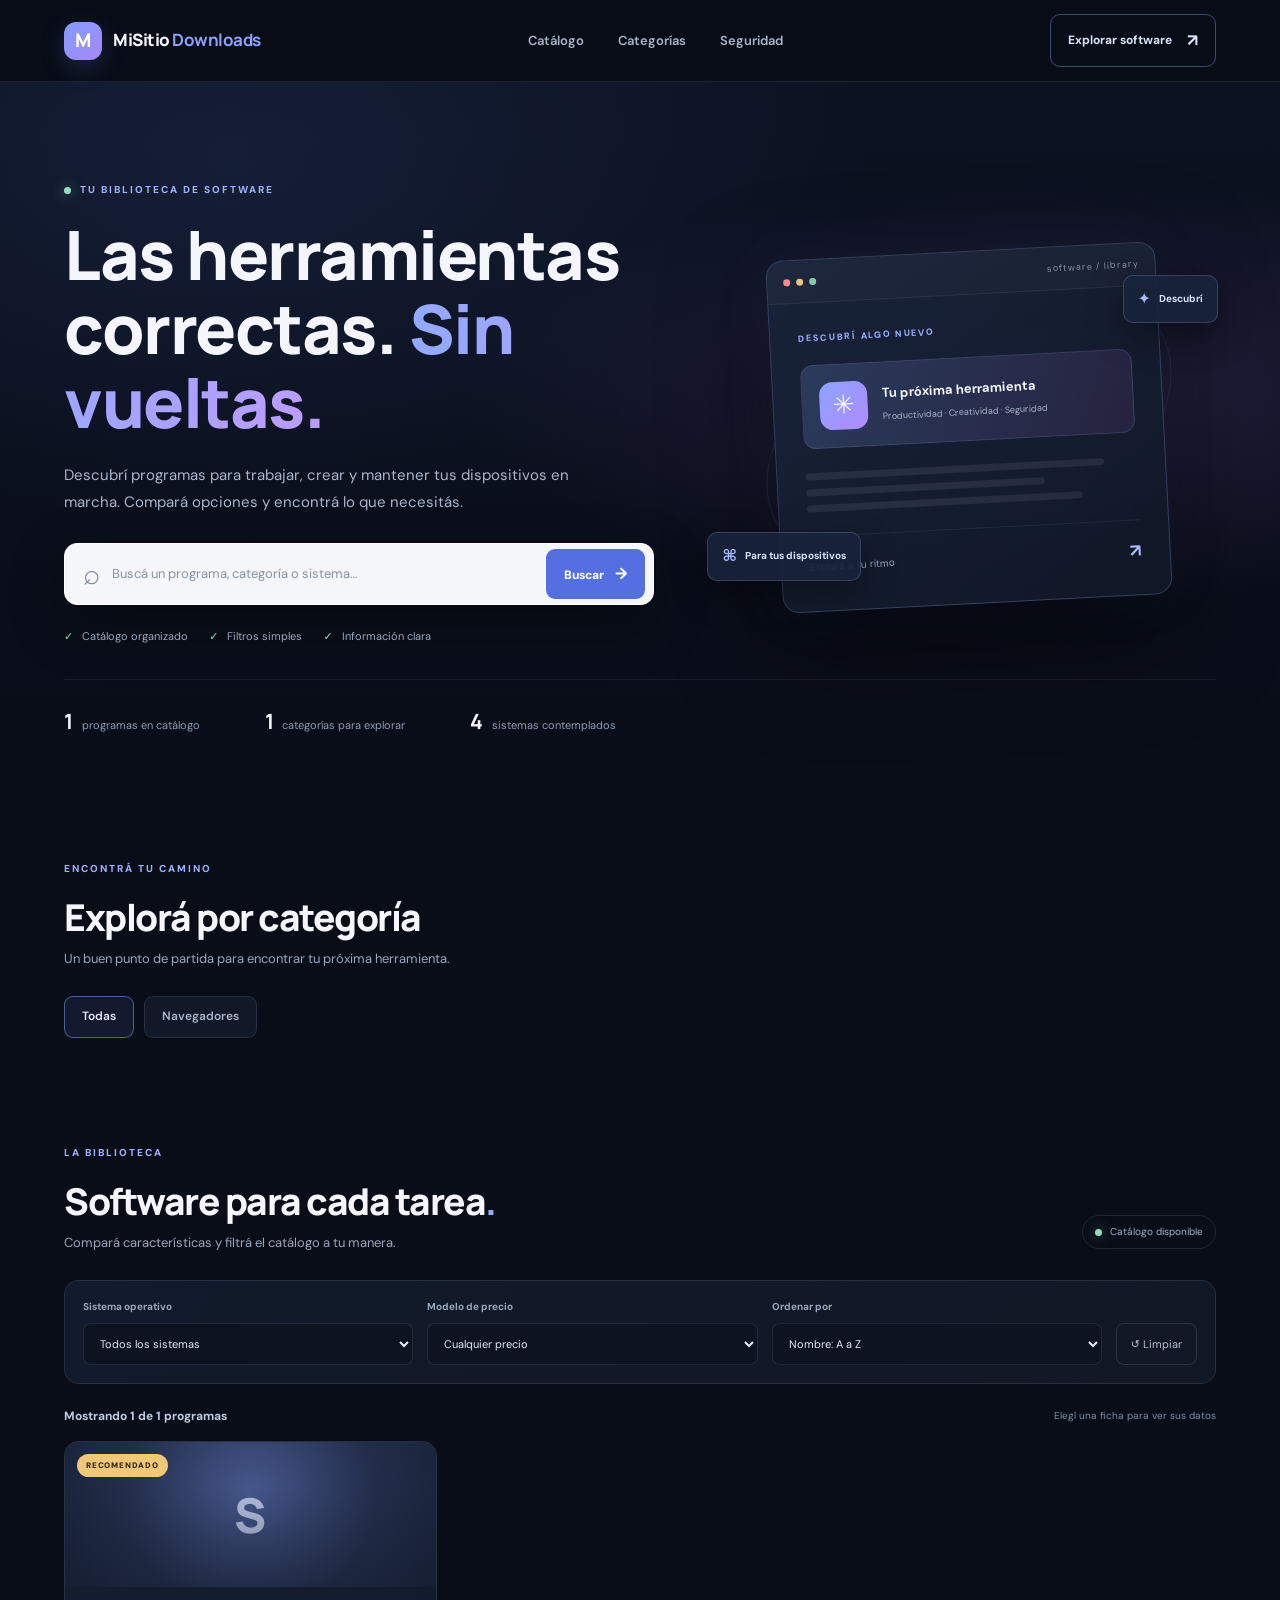
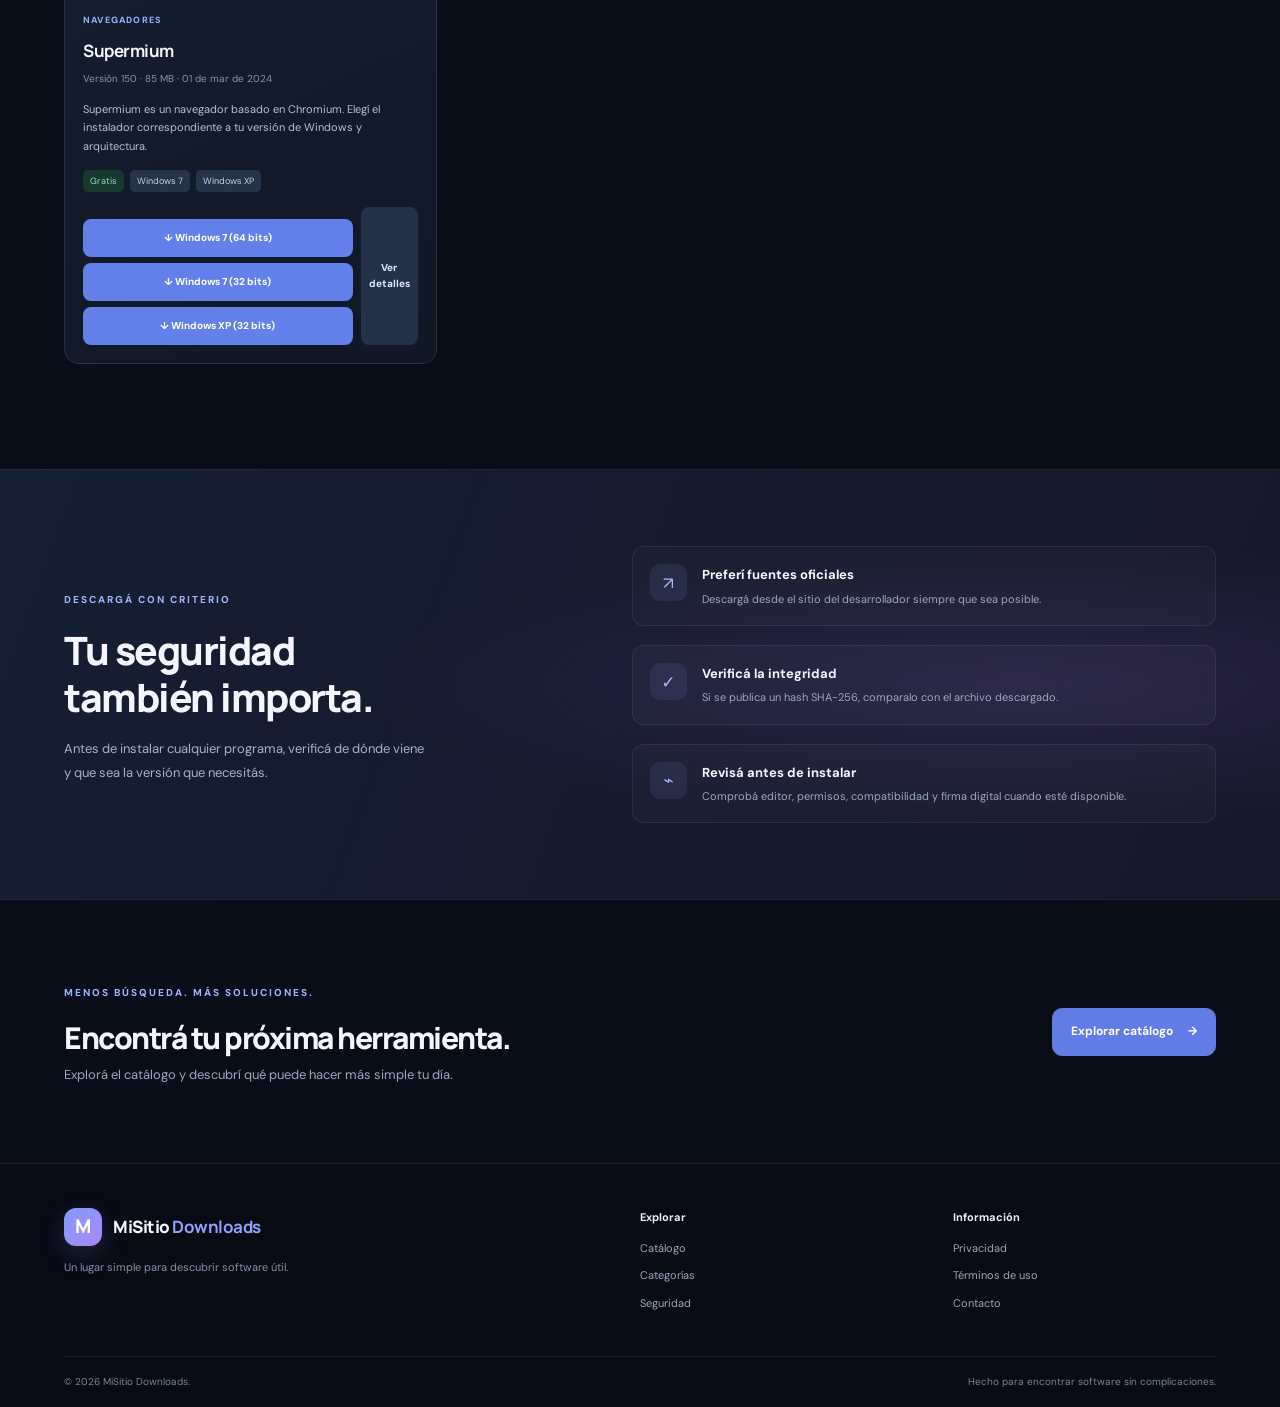
<file: index.html>
<!doctype html>
<html lang="es">
<head>
  <meta charset="utf-8">
  <meta name="viewport" content="width=device-width, initial-scale=1">
  <meta name="color-scheme" content="dark">
  <meta name="theme-color" content="#090d18">
  <meta name="description" content="Explorá software para Windows, macOS, Linux y Android. Compará programas, consultá sus características y encontrá fuentes de descarga confiables.">
  <meta name="robots" content="index,follow,max-image-preview:large">
  <title>MiSitio Downloads — Software útil, sin vueltas</title>
  <link rel="icon" href="./assets/favicon.svg" type="image/svg+xml">
  <link rel="stylesheet" href="./css/styles.css">
  <script src="./js/app.js" defer></script>
  <meta property="og:type" content="website">
  <meta property="og:title" content="MiSitio Downloads — Software útil, sin vueltas">
  <meta property="og:description" content="Encontrá herramientas para trabajar, crear y proteger tus dispositivos.">
</head>
<body>
  <a class="skip-link" href="#contenido">Saltar al contenido</a>
  <header class="site-header">
    <div class="container nav-wrap">
      <a class="brand" href="./" aria-label="MiSitio Downloads, inicio">
        <span class="brand-mark" aria-hidden="true">M</span>
        <span>MiSitio <b>Downloads</b></span>
      </a>
      <nav class="desktop-nav" aria-label="Navegación principal">
        <a href="#catalogo">Catálogo</a>
        <a href="#categorias">Categorías</a>
        <a href="#seguridad">Seguridad</a>
      </nav>
      <a class="header-cta" href="#catalogo">Explorar software <span aria-hidden="true">↗</span></a>
    </div>
  </header>

  <main id="contenido">
    <section class="hero">
      <div class="hero-glow glow-one"></div><div class="hero-glow glow-two"></div>
      <div class="container hero-inner">
        <div class="hero-copy">
          <span class="eyebrow"><span class="eyebrow-dot"></span> TU BIBLIOTECA DE SOFTWARE</span>
          <h1>Las herramientas<br>correctas. <span>Sin vueltas.</span></h1>
          <p class="hero-lead">Descubrí programas para trabajar, crear y mantener tus dispositivos en marcha. Compará opciones y encontrá lo que necesitás.</p>
          <form class="search-form" id="searchForm" role="search">
            <span class="search-symbol" aria-hidden="true">⌕</span>
            <label class="sr-only" for="search">Buscar programas</label>
            <input id="search" type="search" placeholder="Buscá un programa, categoría o sistema…" autocomplete="off">
            <button type="submit">Buscar <span aria-hidden="true">→</span></button>
          </form>
          <div class="hero-proof">
            <span><i class="proof-check">✓</i> Catálogo organizado</span>
            <span><i class="proof-check">✓</i> Filtros simples</span>
            <span><i class="proof-check">✓</i> Información clara</span>
          </div>
        </div>
        <div class="hero-visual" aria-hidden="true">
          <div class="visual-orbit orbit-a"></div><div class="visual-orbit orbit-b"></div>
          <div class="visual-window">
            <div class="window-top"><span></span><span></span><span></span><small>software / library</small></div>
            <div class="window-body">
              <div class="visual-label">DESCUBRÍ ALGO NUEVO</div>
              <div class="visual-feature">
                <div class="visual-app-icon">✳</div>
                <div><strong>Tu próxima herramienta</strong><small>Productividad · Creatividad · Seguridad</small></div>
              </div>
              <div class="visual-lines"><i></i><i></i><i></i></div>
              <div class="visual-bottom"><span>Explorá a tu ritmo</span><b>↗</b></div>
            </div>
          </div>
          <div class="floating-chip chip-top"><span>✦</span> Descubrí</div>
          <div class="floating-chip chip-bottom"><span>⌘</span> Para tus dispositivos</div>
        </div>
      </div>
      <div class="hero-bottom container">
        <div><strong id="totalProgramas">—</strong><span>programas en catálogo</span></div>
        <div><strong id="totalCategorias">—</strong><span>categorías para explorar</span></div>
        <div><strong>4</strong><span>sistemas contemplados</span></div>
      </div>
    </section>

    <section class="section container" id="categorias">
      <div class="section-heading">
        <div><span class="eyebrow">ENCONTRÁ TU CAMINO</span><h2>Explorá por categoría</h2><p>Un buen punto de partida para encontrar tu próxima herramienta.</p></div>
      </div>
      <div class="category-list" id="categories" aria-label="Filtrar por categoría"></div>
    </section>

    <section class="section catalog-section container" id="catalogo">
      <div class="section-heading catalog-heading">
        <div><span class="eyebrow">LA BIBLIOTECA</span><h2>Software para cada tarea<span class="title-period">.</span></h2><p>Compará características y filtrá el catálogo a tu manera.</p></div>
        <span class="catalog-note"><span class="live-dot"></span> Catálogo disponible</span>
      </div>
      <div class="filter-panel">
        <div class="filter-field"><label for="systemFilter">Sistema operativo</label><select id="systemFilter"><option value="">Todos los sistemas</option><option>Windows</option><option>Windows 7</option><option>Windows XP</option><option>macOS</option><option>Linux</option><option>Android</option><option>iOS</option></select></div>
        <div class="filter-field"><label for="priceFilter">Modelo de precio</label><select id="priceFilter"><option value="">Cualquier precio</option><option>Gratis</option><option>Freemium</option><option>De pago</option></select></div>
        <div class="filter-field"><label for="sortFilter">Ordenar por</label><select id="sortFilter"><option value="nombre">Nombre: A a Z</option><option value="recientes">Más recientes</option><option value="descargas">Más populares</option></select></div>
        <button type="button" id="clearFilters" class="reset-button">↺ <span>Limpiar</span></button>
      </div>
      <div class="results-row"><p id="resultsCount" aria-live="polite">Cargando catálogo…</p><span>Elegí una ficha para ver sus datos</span></div>
      <div id="programList" class="program-grid" aria-live="polite"><div class="loading-card">Preparando el catálogo…</div></div>
      <div id="emptyState" class="empty-state" hidden><div class="empty-icon">⌕</div><h3>No encontramos resultados</h3><p>Probá con otra búsqueda o quitá alguno de los filtros.</p><button type="button" id="resetSearch">Ver todo el catálogo</button></div>
      <div id="errorState" class="error-state" hidden><h3>No pudimos cargar el catálogo</h3><p>Verificá que <code>data/programas.json</code> esté publicado junto a esta página y abrí el sitio desde un servidor web.</p></div>
    </section>

    <section class="feature-band" id="seguridad">
      <div class="container feature-inner">
        <div class="feature-copy"><span class="eyebrow">DESCARGÁ CON CRITERIO</span><h2>Tu seguridad<br>también importa.</h2><p>Antes de instalar cualquier programa, verificá de dónde viene y que sea la versión que necesitás.</p></div>
        <div class="safety-points">
          <article><span class="safety-icon">↗</span><div><h3>Preferí fuentes oficiales</h3><p>Descargá desde el sitio del desarrollador siempre que sea posible.</p></div></article>
          <article><span class="safety-icon">✓</span><div><h3>Verificá la integridad</h3><p>Si se publica un hash SHA-256, comparalo con el archivo descargado.</p></div></article>
          <article><span class="safety-icon">⌁</span><div><h3>Revisá antes de instalar</h3><p>Comprobá editor, permisos, compatibilidad y firma digital cuando esté disponible.</p></div></article>
        </div>
      </div>
    </section>
    <section class="closing container">
      <div><span class="eyebrow">MENOS BÚSQUEDA. MÁS SOLUCIONES.</span><h2>Encontrá tu próxima herramienta.</h2><p>Explorá el catálogo y descubrí qué puede hacer más simple tu día.</p></div>
      <a href="#catalogo" class="closing-cta">Explorar catálogo <span>→</span></a>
    </section>
  </main>

  <footer class="site-footer">
    <div class="container footer-main">
      <div class="footer-brand"><a class="brand" href="./"><span class="brand-mark">M</span><span>MiSitio <b>Downloads</b></span></a><p>Un lugar simple para descubrir software útil.</p></div>
      <div class="footer-column"><strong>Explorar</strong><a href="#catalogo">Catálogo</a><a href="#categorias">Categorías</a><a href="#seguridad">Seguridad</a></div>
      <div class="footer-column"><strong>Información</strong><a href="./legal/privacidad.html">Privacidad</a><a href="./legal/terminos.html">Términos de uso</a><a href="./legal/contacto.html">Contacto</a></div>
    </div>
    <div class="container footer-bottom"><span>© <span id="currentYear">2026</span> MiSitio Downloads.</span><span>Hecho para encontrar software sin complicaciones.</span></div>
  </footer>
</body>
</html>
</file>
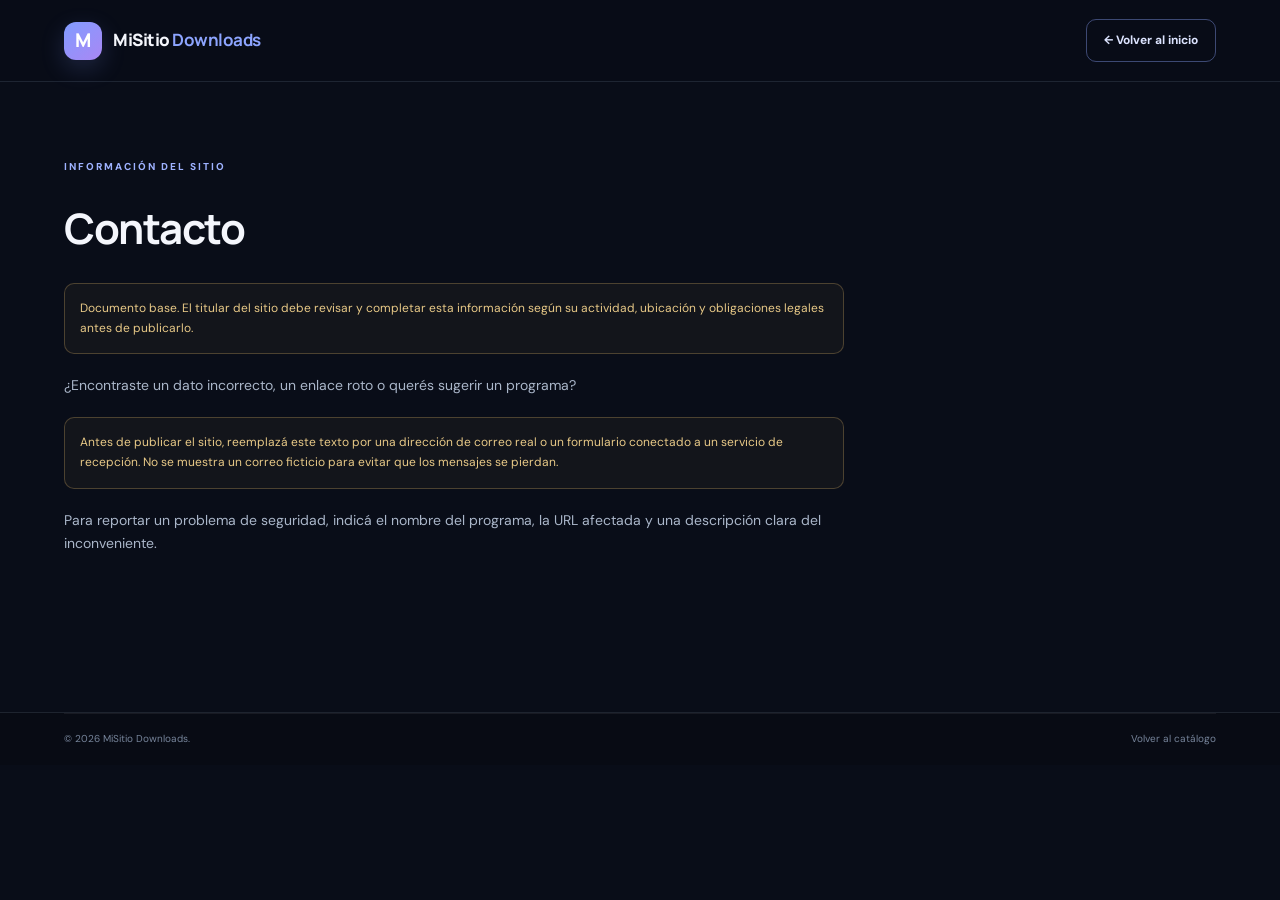
<file: legal/contacto.html>
<!doctype html><html lang="es"><head><meta charset="utf-8"><meta name="viewport" content="width=device-width,initial-scale=1"><meta name="robots" content="noindex,follow"><meta name="theme-color" content="#090d18"><title>Contacto | MiSitio Downloads</title><link rel="icon" href="../assets/favicon.svg" type="image/svg+xml"><link rel="stylesheet" href="../css/styles.css"></head><body><header class="site-header"><div class="container nav-wrap"><a class="brand" href="../"><span class="brand-mark">M</span><span>MiSitio <b>Downloads</b></span></a><a class="header-cta" href="../">← Volver al inicio</a></div></header><main class="legal-page container"><article class="legal-content"><span class="eyebrow">INFORMACIÓN DEL SITIO</span><h1>Contacto</h1><div class="legal-notice">Documento base. El titular del sitio debe revisar y completar esta información según su actividad, ubicación y obligaciones legales antes de publicarlo.</div><p>¿Encontraste un dato incorrecto, un enlace roto o querés sugerir un programa?</p><div class="legal-notice">Antes de publicar el sitio, reemplazá este texto por una dirección de correo real o un formulario conectado a un servicio de recepción. No se muestra un correo ficticio para evitar que los mensajes se pierdan.</div><p>Para reportar un problema de seguridad, indicá el nombre del programa, la URL afectada y una descripción clara del inconveniente.</p></article></main><footer class="site-footer"><div class="container footer-bottom"><span>© <span id="year">2026</span> MiSitio Downloads.</span><a href="../">Volver al catálogo</a></div></footer><script>document.getElementById("year").textContent=new Date().getFullYear()</script></body></html>
</file>
<file: css/styles.css>
@import url('https://fonts.googleapis.com/css2?family=DM+Sans:wght@400;500;600;700;800&family=Manrope:wght@400;500;600;700;800&display=swap');
:root{--bg:#090d18;--panel:#111827;--panel-2:#151e30;--text:#f4f6fc;--muted:#9aa7bc;--line:rgba(180,197,226,.13);--blue:#8da5ff;--violet:#a88bff;--mint:#8de3c0;--container:1160px;--radius:20px}
*{box-sizing:border-box;margin:0;padding:0}
html{scroll-behavior:smooth;scroll-padding-top:100px}
body{background:var(--bg);color:var(--text);font-family:'DM Sans',system-ui,sans-serif;line-height:1.65;-webkit-font-smoothing:antialiased}
a{color:inherit;text-decoration:none}button,input,select{font:inherit}button,a,select{-webkit-tap-highlight-color:transparent}
.container{width:min(90%,var(--container));margin-inline:auto}
.skip-link{position:absolute;left:12px;top:-60px;background:white;color:#111;padding:10px 14px;border-radius:8px;z-index:100}.skip-link:focus{top:12px}
.sr-only{position:absolute;width:1px;height:1px;padding:0;margin:-1px;overflow:hidden;clip:rect(0,0,0,0);white-space:nowrap;border:0}
.site-header{height:82px;position:sticky;top:0;z-index:30;background:rgba(9,13,24,.82);backdrop-filter:blur(18px);border-bottom:1px solid var(--line)}
.nav-wrap{height:100%;display:flex;align-items:center;justify-content:space-between;gap:24px}
.brand{display:inline-flex;align-items:center;gap:11px;font-family:Manrope,sans-serif;font-size:17px;font-weight:800;letter-spacing:-.5px;white-space:nowrap}.brand b{color:var(--blue)}
.brand-mark{display:grid;place-items:center;width:38px;height:38px;border-radius:12px;background:linear-gradient(140deg,#819cff,#a987f4);color:white;font-size:19px;box-shadow:0 8px 24px #8297ff30}
.desktop-nav{display:flex;align-items:center;gap:34px;color:#aab5c8;font-size:13px;font-weight:600}.desktop-nav a{transition:color .2s}.desktop-nav a:hover{color:white}
.header-cta,.closing-cta{display:inline-flex;align-items:center;gap:15px;padding:11px 17px;border:1px solid #8da5ff66;border-radius:10px;color:#dce4ff;font-size:12px;font-weight:700;transition:.2s}.header-cta:hover,.closing-cta:hover{background:#8da5ff18;border-color:var(--blue)}.header-cta span{font-size:17px}
.hero{position:relative;overflow:hidden;padding:94px 0 0;background:radial-gradient(ellipse at 18% 12%,#29396852,transparent 43%),radial-gradient(ellipse at 82% 45%,#593c8050,transparent 40%),linear-gradient(180deg,#0c1221 0%,#090d18 100%)}
.hero-inner{display:grid;grid-template-columns:1.1fr .9fr;align-items:center;gap:55px;min-height:420px;position:relative;z-index:1}
.hero-copy{padding-bottom:34px}.eyebrow{display:inline-flex;align-items:center;gap:9px;color:#9eb2ff;font-size:10px;font-weight:800;letter-spacing:2px;margin-bottom:18px}.eyebrow-dot,.live-dot{width:7px;height:7px;border-radius:50%;background:#8fe1bd;box-shadow:0 0 13px #8fe1bd80}
h1,h2,h3{font-family:Manrope,'DM Sans',sans-serif;letter-spacing:-1.5px}
.hero h1{font-size:clamp(42px,5.4vw,68px);line-height:1.09;font-weight:800;max-width:700px}.hero h1 span{background:linear-gradient(100deg,#91aaff,#bd9cff);background-clip:text;-webkit-background-clip:text;color:transparent}
.hero-lead{max-width:545px;color:#aab6cb;font-size:15px;line-height:1.8;margin:23px 0 27px}
.search-form{height:62px;max-width:590px;display:flex;align-items:center;gap:12px;padding:7px 8px 7px 18px;background:#f6f7fb;border:1px solid #fff;border-radius:13px;box-shadow:0 18px 55px #0005}
.search-symbol{font-size:29px;color:#7c879a;line-height:1}.search-form input{min-width:0;flex:1;border:0;outline:0;background:transparent;color:#182235;font-size:13px}.search-form input::placeholder{color:#8791a2}.search-form button{border:0;border-radius:9px;background:#536fe0;color:white;padding:12px 18px;font-size:12px;font-weight:800;cursor:pointer;transition:.2s}.search-form button:hover{background:#405bc9}.search-form button span{margin-left:8px;font-size:16px}
.hero-proof{display:flex;flex-wrap:wrap;gap:21px;margin-top:22px;color:#9ba9be;font-size:11px}.proof-check{font-style:normal;color:var(--mint);margin-right:6px}
.hero-visual{height:390px;position:relative;display:grid;place-items:center}.visual-orbit{position:absolute;border:1px solid #9aaeff20;border-radius:50%;transform:rotate(-25deg)}.orbit-a{width:430px;height:260px}.orbit-b{width:360px;height:330px;transform:rotate(45deg);border-color:#b18bff22}
.visual-window{position:relative;z-index:2;width:min(100%,390px);border:1px solid #a8baff38;border-radius:17px;background:linear-gradient(145deg,#19243aee,#101827f5);box-shadow:0 35px 100px #0008,0 0 60px #778bff14;transform:rotate(-3deg);overflow:hidden}
.window-top{height:43px;display:flex;align-items:center;gap:6px;padding:0 16px;border-bottom:1px solid #ffffff12;background:#ffffff05}.window-top>span{width:7px;height:7px;border-radius:50%;background:#68758d}.window-top>span:first-child{background:#f18d89}.window-top>span:nth-child(2){background:#eac477}.window-top>span:nth-child(3){background:#81cba9}.window-top small{margin-left:auto;color:#8491a8;font-size:9px;letter-spacing:1px}
.window-body{padding:28px}.visual-label{font-size:9px;letter-spacing:1.7px;color:#9baeff;font-weight:800;margin-bottom:19px}.visual-feature{display:flex;align-items:center;gap:15px;padding:17px;border-radius:13px;background:linear-gradient(110deg,#2b3a5b,#25233f);border:1px solid #a7b8ff24}.visual-app-icon{width:48px;height:48px;display:grid;place-items:center;border-radius:13px;background:linear-gradient(135deg,#8ca4ff,#b08aff);font-size:26px}.visual-feature strong,.visual-feature small{display:block}.visual-feature strong{font-size:13px}.visual-feature small{font-size:9px;color:#a9b5ca;margin-top:5px}.visual-lines{display:grid;gap:9px;margin:24px 0}.visual-lines i{height:7px;border-radius:8px;background:#ffffff13}.visual-lines i:first-child{width:90%}.visual-lines i:nth-child(2){width:72%}.visual-lines i:nth-child(3){width:83%}.visual-bottom{display:flex;justify-content:space-between;align-items:center;border-top:1px solid #ffffff12;padding-top:16px;color:#9ba9c1;font-size:10px}.visual-bottom b{color:#a9baff;font-size:18px}
.floating-chip{position:absolute;z-index:3;display:flex;align-items:center;gap:8px;padding:10px 14px;border:1px solid #aabaff36;border-radius:10px;background:#18233aeb;box-shadow:0 12px 35px #0006;color:#dce4ff;font-size:10px;font-weight:700}.floating-chip span{color:#a8baff;font-size:16px}.chip-top{top:42px;right:-2px}.chip-bottom{bottom:42px;left:-15px}
.hero-bottom{position:relative;z-index:1;display:flex;gap:65px;border-top:1px solid #ffffff12;padding:24px 0 27px}.hero-bottom div{display:flex;align-items:baseline;gap:9px}.hero-bottom strong{font-family:Manrope,sans-serif;font-size:21px;letter-spacing:-.5px}.hero-bottom span{font-size:11px;color:#8f9db3}
.section{padding-top:88px}.section-heading{display:flex;justify-content:space-between;align-items:end;margin-bottom:27px}.section-heading h2,.feature-copy h2,.closing h2{font-size:clamp(27px,3vw,37px);line-height:1.2;font-weight:800}.section-heading p,.closing p{color:var(--muted);font-size:13px;margin-top:8px}.category-list{display:flex;flex-wrap:wrap;gap:10px}
.category-button{padding:10px 17px;border:1px solid var(--line);border-radius:9px;background:#111827;color:#aab6ca;font-size:12px;font-weight:600;cursor:pointer;transition:.2s}.category-button:hover,.category-button.active{border-color:#829aff88;background:#829aff18;color:#e3e9ff}.category-button:focus-visible,button:focus-visible,a:focus-visible,input:focus-visible,select:focus-visible{outline:2px solid #a9baff;outline-offset:3px}
.catalog-section{padding-top:100px}.catalog-heading{align-items:end}.title-period{color:#93aaff}.catalog-note{display:inline-flex;align-items:center;gap:8px;color:#a4b2c8;font-size:10px;padding:8px 12px;border:1px solid var(--line);border-radius:30px;margin-bottom:4px}
.filter-panel{display:flex;align-items:end;gap:14px;padding:18px;border:1px solid var(--line);border-radius:15px;background:linear-gradient(120deg,#121b2b,#101725)}
.filter-field{display:flex;flex:1;flex-direction:column;gap:7px;min-width:150px}.filter-field label{font-size:10px;color:#9aa8bd;font-weight:700}.filter-field select{width:100%;height:42px;padding:0 12px;border:1px solid #ffffff17;border-radius:8px;background:#0c1422;color:#e5eaf5;font-size:11px;outline:0}.reset-button{height:42px;padding:0 14px;border:1px solid #ffffff20;border-radius:8px;background:transparent;color:#b5c0d2;font-size:11px;cursor:pointer}.reset-button:hover{border-color:#91a6ff;color:white}
.results-row{display:flex;justify-content:space-between;align-items:center;margin:23px 0 14px}.results-row p{color:#c2cce0;font-size:12px;font-weight:700}.results-row>span{color:#7f8da3;font-size:10px}
.program-grid{display:grid;grid-template-columns:repeat(3,minmax(0,1fr));gap:17px}.program-card{min-width:0;overflow:hidden;border:1px solid var(--line);border-radius:15px;background:linear-gradient(155deg,#151f31,#101725);transition:transform .22s,border-color .22s,box-shadow .22s}.program-card:hover{transform:translateY(-4px);border-color:#829aff65;box-shadow:0 18px 45px #0003}.program-image{height:145px;position:relative;display:grid;place-items:center;overflow:hidden;background:radial-gradient(circle at 50% 35%,#46578c,#222d4a 60%,#182238)}.program-image:after{content:"";position:absolute;inset:0;background:linear-gradient(0deg,#10172555,transparent 70%)}.program-image img{width:100%;height:100%;object-fit:cover;position:absolute;inset:0}.image-placeholder{font-family:Manrope,sans-serif;font-size:48px;font-weight:800;color:#dce4ffb8}.featured-label{position:absolute;z-index:2;top:12px;left:12px;padding:5px 9px;border-radius:30px;background:#f1c779;color:#302719;font-size:8px;font-weight:900;letter-spacing:.8px}
.program-content{padding:18px}.program-category{color:#9cafff;font-size:9px;font-weight:800;letter-spacing:1.2px;text-transform:uppercase}.program-content h3{font-size:17px;letter-spacing:-.5px;margin:6px 0}.program-meta{font-size:10px;color:#8795aa;margin-bottom:12px}.program-description{min-height:54px;color:#b5c0d2;font-size:11px;line-height:1.7;margin-bottom:14px}.badges{display:flex;flex-wrap:wrap;gap:6px;margin-bottom:15px}.badge{padding:4px 7px;border-radius:5px;background:#263349;color:#c4d0e3;font-size:9px}.badge-free{background:#17372f;color:#8ee0bd}.badge-paid{background:#3b3023;color:#f0c17e}.program-actions{display:flex;gap:8px;margin-top:12px}.download-button,.details-button{display:flex;flex:1;align-items:center;justify-content:center;min-height:38px;padding:8px;border-radius:8px;text-align:center;font-size:10px;font-weight:800}.download-button{background:#637fe9;color:white}.download-button:hover{background:#7892f5}.download-button.disabled{background:#293448;color:#a5b1c4;cursor:not-allowed}.details-button{background:#253149;color:#e0e7f5}.details-button:hover{background:#303e5b}
.loading-card,.empty-state,.error-state{grid-column:1/-1;padding:48px 20px;text-align:center;border:1px dashed #ffffff24;border-radius:15px;color:#9eabc0}.empty-icon{font-size:35px;color:#a8baff}.empty-state h3,.error-state h3{color:#f1f4fb;font-size:20px;margin:8px 0}.empty-state p,.error-state p{font-size:12px}.empty-state button{margin-top:17px;padding:10px 15px;border:0;border-radius:8px;background:#637fe9;color:white;font-size:11px;font-weight:700;cursor:pointer}
.feature-band{margin-top:105px;padding:76px 0;background:radial-gradient(ellipse at 80% 50%,#4a397a55,transparent 45%),linear-gradient(110deg,#151e32,#17172a);border-block:1px solid #ffffff0c}.feature-inner{display:grid;grid-template-columns:.9fr 1.1fr;gap:90px;align-items:center}.feature-copy h2{font-size:39px}.feature-copy p{max-width:360px;margin-top:17px;color:#a6b2c7;font-size:13px;line-height:1.8}.safety-points{display:grid;gap:19px}.safety-points article{display:flex;gap:15px;align-items:flex-start;padding:17px;border:1px solid #ffffff12;border-radius:12px;background:#ffffff06}.safety-icon{flex:none;display:grid;place-items:center;width:37px;height:37px;border-radius:10px;background:#91a6ff19;color:#a8baff;font-size:17px}.safety-points h3{font-family:'DM Sans',sans-serif;font-size:13px;letter-spacing:0}.safety-points p{font-size:11px;color:#9ba8bd;margin-top:4px}
.closing{display:flex;align-items:center;justify-content:space-between;gap:30px;padding-block:78px}.closing h2{font-size:30px}.closing-cta{background:#617ce5;color:white;border-color:#617ce5;padding:13px 18px}.closing-cta:hover{background:#7891f1}
.site-footer{border-top:1px solid var(--line);background:#080b14}.footer-main{display:grid;grid-template-columns:2fr 1fr 1fr;gap:50px;padding-block:44px}.footer-brand p{font-size:11px;color:#8492a8;margin-top:12px}.footer-column{display:grid;align-content:start;gap:9px;font-size:11px;color:#9aa7bc}.footer-column strong{color:#e8edf7;font-size:11px;margin-bottom:4px}.footer-column a:hover{color:white}.footer-bottom{display:flex;justify-content:space-between;gap:20px;padding:17px 0;border-top:1px solid #ffffff10;color:#77859b;font-size:10px}
.legal-page{min-height:70vh;padding:70px 0}.legal-content{max-width:780px}.legal-content h1{font-size:42px;margin-bottom:15px}.legal-content h2{font-size:20px;margin:30px 0 8px}.legal-content p,.legal-content li{color:#aab6c9;font-size:14px;margin:10px 0}.legal-content a{color:#a8baff;text-decoration:underline}.legal-notice{padding:15px;border:1px solid #e7bb6a44;background:#e7bb6a0c;border-radius:10px;color:#e8c987;font-size:12px;margin:20px 0}
[hidden]{display:none!important}
@media(max-width:900px){.hero-inner{gap:25px}.hero-visual{transform:scale(.9)}.program-grid{grid-template-columns:repeat(2,minmax(0,1fr))}.feature-inner{gap:40px}}
@media(max-width:650px){.site-header{height:70px}.desktop-nav{display:none}.header-cta{font-size:10px;padding:9px 11px}.brand{font-size:15px}.brand-mark{width:34px;height:34px}.hero{padding-top:65px}.hero-inner{grid-template-columns:1fr;gap:0}.hero-copy{padding-bottom:5px}.hero h1{font-size:clamp(39px,11vw,55px)}.hero-lead{font-size:13px}.search-form{height:56px}.search-form button{padding:10px 12px}.hero-proof{gap:12px;font-size:9px}.hero-visual{height:290px;transform:scale(.83);margin:-5px -20px}.chip-top{right:0}.chip-bottom{left:0}.hero-bottom{gap:0;justify-content:space-between;padding-block:18px}.hero-bottom div{display:flex;flex-direction:column;gap:0}.hero-bottom strong{font-size:18px}.hero-bottom span{font-size:9px}.section{padding-top:65px}.catalog-section{padding-top:75px}.section-heading{align-items:flex-start;flex-direction:column;gap:12px}.section-heading h2{font-size:28px}.catalog-note{margin:0}.filter-panel{display:grid;grid-template-columns:1fr 1fr;gap:12px;padding:14px}.filter-field{min-width:0}.filter-field:last-of-type{grid-column:1/-1}.reset-button{grid-column:1/-1}.results-row>span{display:none}.program-grid,.feature-inner{grid-template-columns:1fr}.program-grid{gap:13px}.program-image{height:160px}.feature-band{margin-top:75px;padding:60px 0}.feature-copy h2{font-size:34px}.feature-inner{gap:30px}.closing{align-items:flex-start;flex-direction:column;padding-block:60px}.footer-main{grid-template-columns:1fr 1fr;gap:28px}.footer-brand{grid-column:1/-1}.footer-bottom{flex-direction:column;gap:5px}}
@media(prefers-reduced-motion:reduce){*,*::before,*::after{scroll-behavior:auto!important;transition-duration:.01ms!important;animation-duration:.01ms!important}}

/* Descargas por sistema y arquitectura */
.download-options{display:grid;grid-template-columns:1fr;gap:8px;margin-top:12px}
.download-options .download-button{width:100%;min-height:38px}
/* Agregado al final de styles.css */
.download-options {
  display: flex;
  flex-direction: column;
  gap: 6px;
  width: 100%;
}
.download-options .download-button {
  width: 100%;
}
</file>
